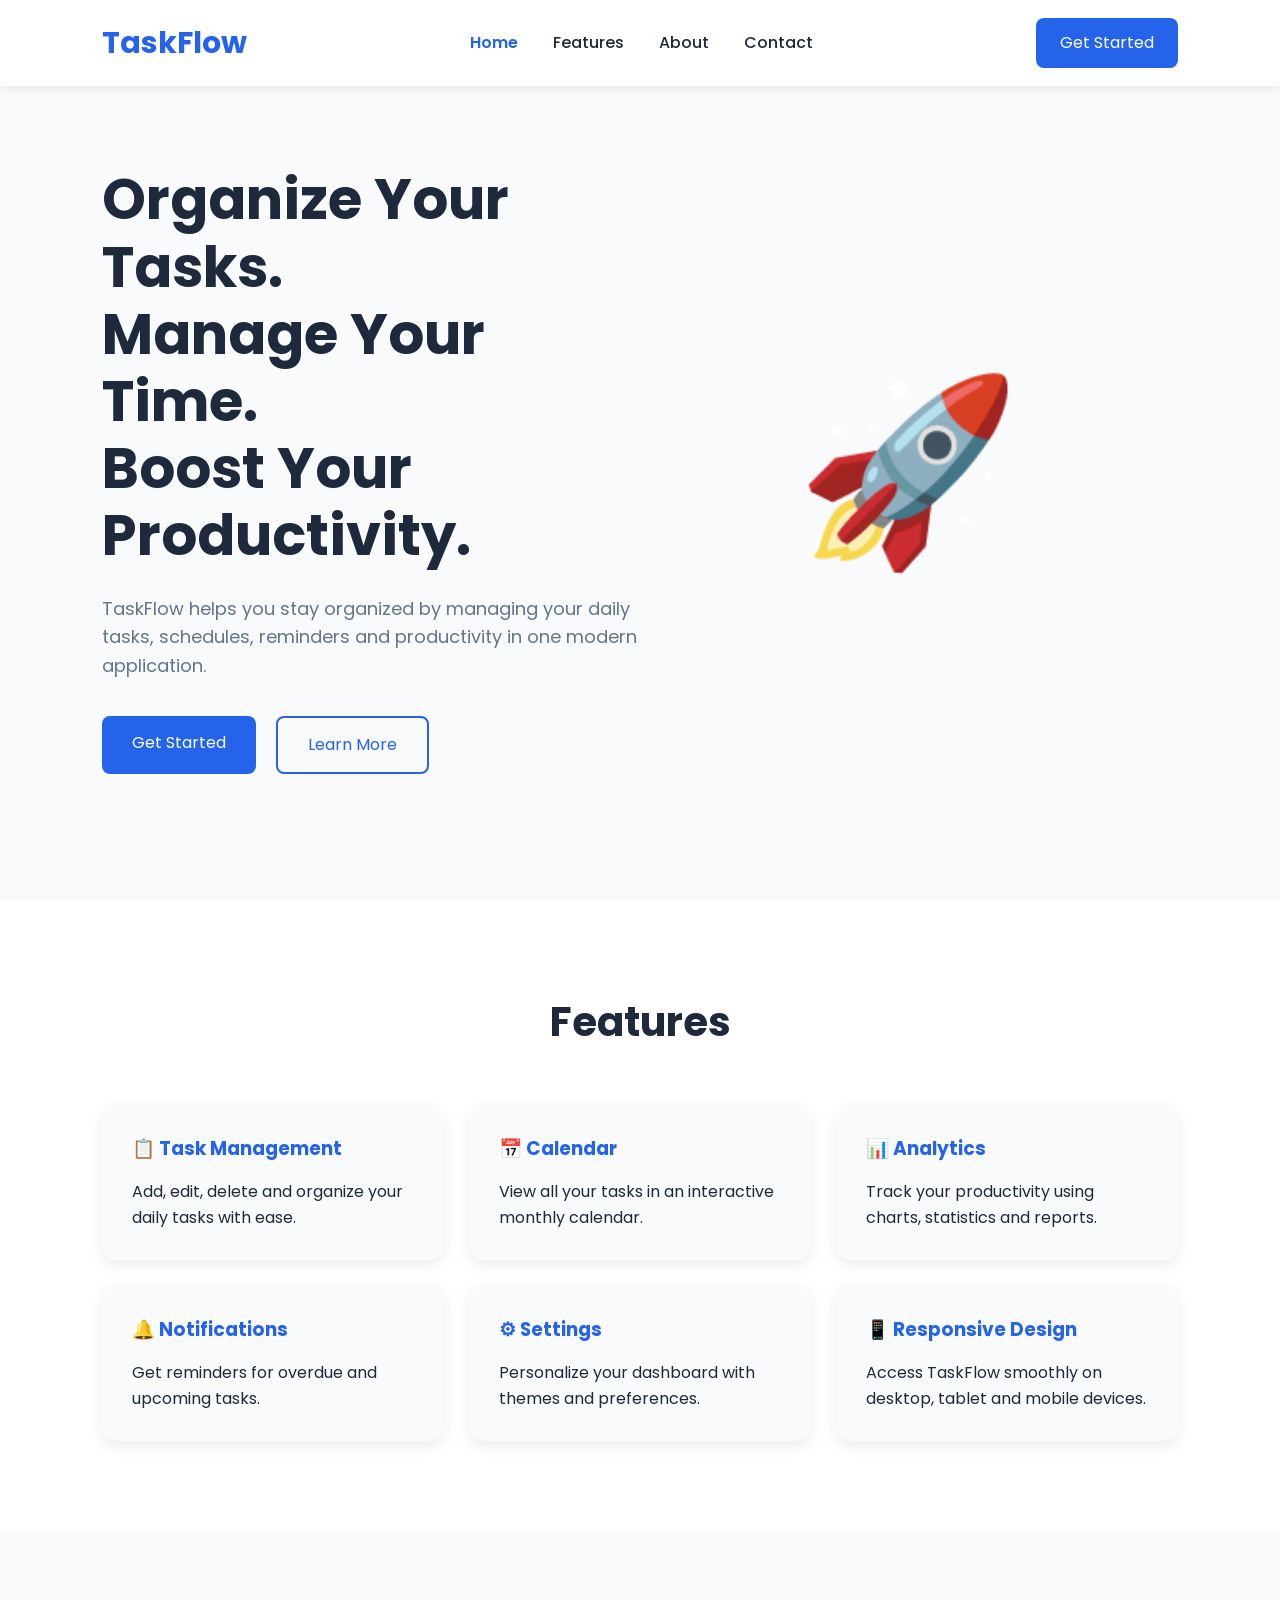
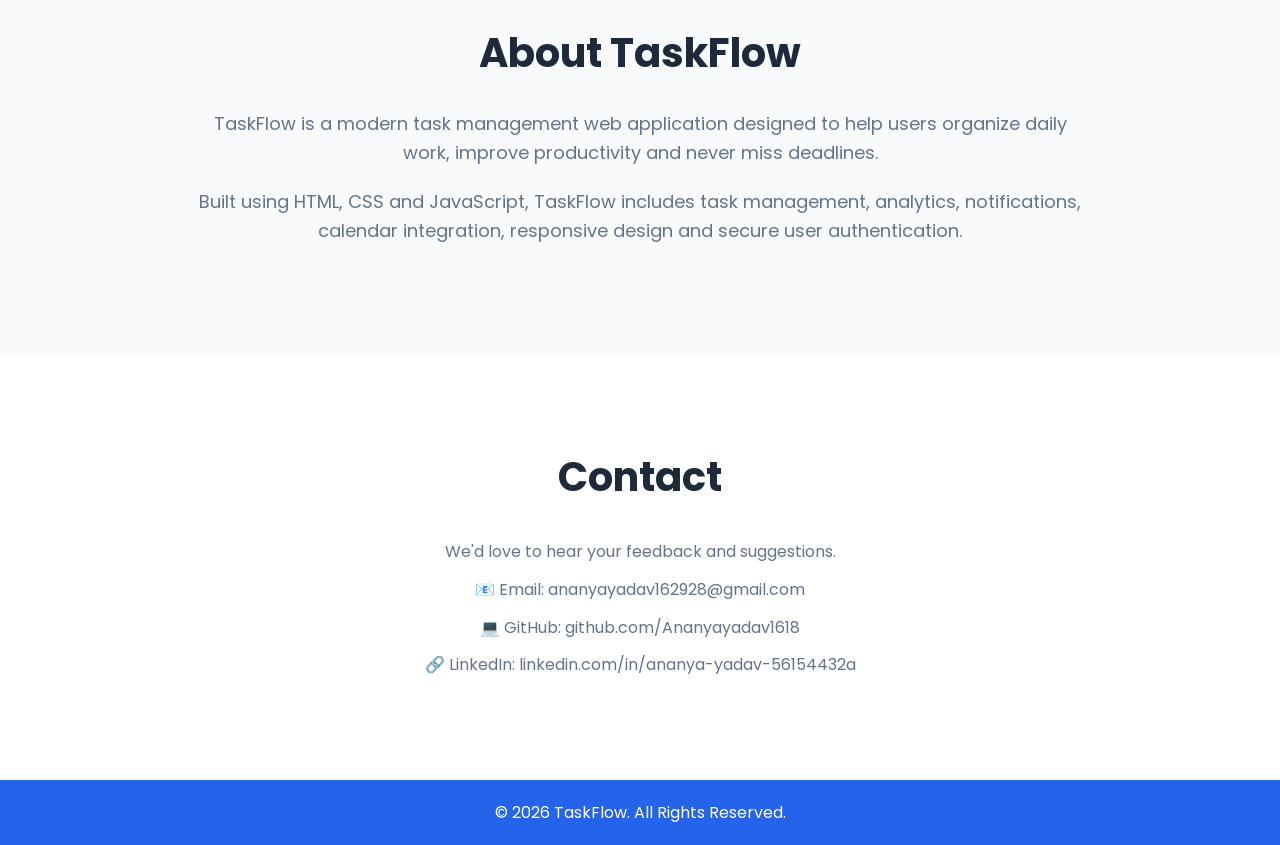
<file: index.html>
<!DOCTYPE html>
<html lang="en">

<head>

    <meta charset="UTF-8">
    <meta name="viewport" content="width=device-width, initial-scale=1.0">

    <title>TaskFlow | Smart Task Management</title>

    <!-- Google Font -->
    <link href="https://fonts.googleapis.com/css2?family=Poppins:wght@300;400;500;600;700&display=swap" rel="stylesheet">

    <!-- CSS -->
    <link rel="stylesheet" href="CSS/style.css">

</head>

<body>

    <!-- ===========================
         NAVBAR
    ============================ -->

    <nav>

        <div class="logo">TaskFlow</div>

        <ul class="nav-links">

            <li><a href="#home">Home</a></li>

            <li><a href="#features">Features</a></li>

            <li><a href="#about">About</a></li>

            <li><a href="#contact">Contact</a></li>

        </ul>

        <a href="login.html" class="btn">
            Get Started
        </a>

    </nav>

    <!-- ===========================
         HERO SECTION
    ============================ -->

    <section id="home" class="hero">

        <div class="hero-content">

            <h1>

                Organize Your Tasks.<br>

                Manage Your Time.<br>

                Boost Your Productivity.

            </h1>

            <p>

                TaskFlow helps you stay organized by managing
                your daily tasks, schedules, reminders and
                productivity in one modern application.

            </p>

            <div class="hero-buttons">

                <a href="login.html" class="primary-btn">

                    Get Started

                </a>

                <a href="#features" class="secondary-btn">

                    Learn More

                </a>

            </div>

        </div>

        <div class="hero-placeholder">

            🚀

        </div>

    </section>

    <!-- ===========================
         FEATURES
    ============================ -->

    <section id="features" class="features">

        <h2>Features</h2>

        <div class="feature-container">

            <div class="feature-card">

                <h3>📋 Task Management</h3>

                <p>

                    Add, edit, delete and organize your daily
                    tasks with ease.

                </p>

            </div>

            <div class="feature-card">

                <h3>📅 Calendar</h3>

                <p>

                    View all your tasks in an interactive
                    monthly calendar.

                </p>

            </div>

            <div class="feature-card">

                <h3>📊 Analytics</h3>

                <p>

                    Track your productivity using charts,
                    statistics and reports.

                </p>

            </div>

            <div class="feature-card">

                <h3>🔔 Notifications</h3>

                <p>

                    Get reminders for overdue and upcoming
                    tasks.

                </p>

            </div>

            <div class="feature-card">

                <h3>⚙ Settings</h3>

                <p>

                    Personalize your dashboard with themes
                    and preferences.

                </p>

            </div>

            <div class="feature-card">

                <h3>📱 Responsive Design</h3>

                <p>

                    Access TaskFlow smoothly on desktop,
                    tablet and mobile devices.

                </p>

            </div>

        </div>

    </section>

    <!-- ===========================
         ABOUT
    ============================ -->

    <section id="about" class="about">

        <h2>About TaskFlow</h2>

        <p>

            TaskFlow is a modern task management web application
            designed to help users organize daily work,
            improve productivity and never miss deadlines.

        </p>

        <p>

            Built using HTML, CSS and JavaScript, TaskFlow
            includes task management, analytics, notifications,
            calendar integration, responsive design and secure
            user authentication.

        </p>

    </section>

    <!-- ===========================
         CONTACT
    ============================ -->

    <section id="contact" class="contact">

        <h2>Contact</h2>

        <p>

            We'd love to hear your feedback and suggestions.

        </p>

        <p>

            📧 Email:
            ananyayadav162928@gmail.com

        </p>

        <p>

            💻 GitHub:
            github.com/Ananyayadav1618

        </p>

        <p>

            🔗 LinkedIn:
            linkedin.com/in/ananya-yadav-56154432a

        </p>

    </section>

    <!-- ===========================
         FOOTER
    ============================ -->

    <footer>

        <p>

            © 2026 TaskFlow. All Rights Reserved.

        </p>

    </footer>
<script src="js/script.js"></script>
</body>

</html>
</file>
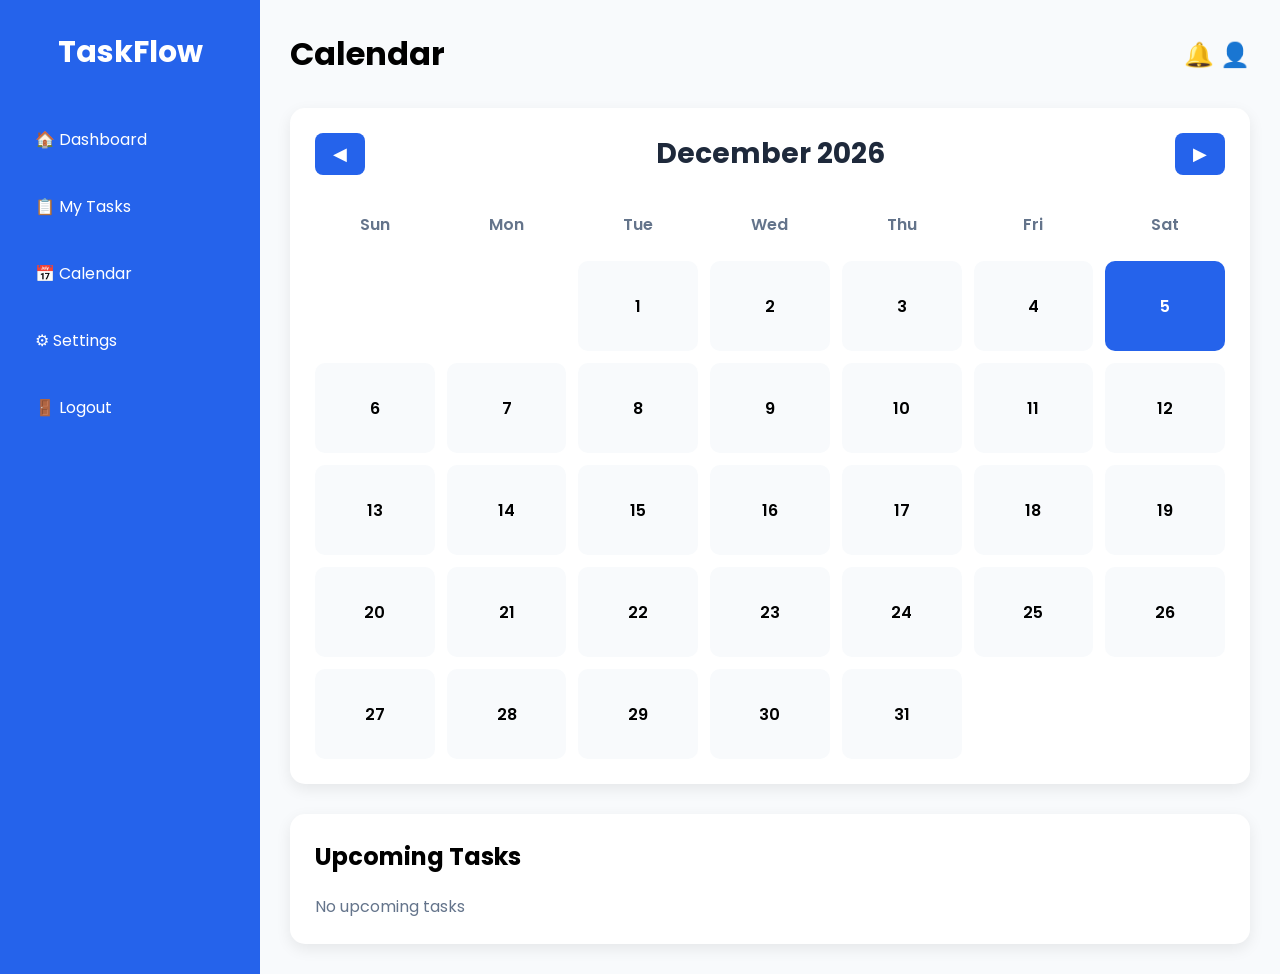
<file: calendar.html>
<!DOCTYPE html>
<html lang="en">

<head>

<meta charset="UTF-8">
<meta name="viewport" content="width=device-width, initial-scale=1.0">

<title>Calendar | TaskFlow</title>


<link href="https://fonts.googleapis.com/css2?family=Poppins:wght@300;400;500;600;700&display=swap" rel="stylesheet">


<link rel="stylesheet" href="CSS/calendar.css">

</head>


<body>


<!-- Sidebar -->

<aside class="sidebar">

<h2 class="logo">
TaskFlow
</h2>


<ul class="menu">

<li>
<a href="dashboard.html">🏠 Dashboard</a>
</li>

<li>
<a href="#">📋 My Tasks</a>
</li>

<li>
<a href="calendar.html">📅 Calendar</a>
</li>

 <li><a href="settings.html">⚙ Settings</a></li>
<li><a href="#" id="logoutBtn">🚪 Logout</a></li>


</ul>

</aside>



<!-- Main Content -->


<main class="main-content">


<header class="topbar">

<h1>
Calendar
</h1>


<div class="profile">
🔔 👤
</div>


</header>



<section class="calendar-section">


<div class="calendar-header">

<button id="prevBtn">
◀
</button>


<h2 id="monthYear">
</h2>


<button id="nextBtn">
▶
</button>


</div>



<div class="calendar">

<div class="day-name">
Sun
</div>

<div class="day-name">
Mon
</div>

<div class="day-name">
Tue
</div>

<div class="day-name">
Wed
</div>

<div class="day-name">
Thu
</div>

<div class="day-name">
Fri
</div>

<div class="day-name">
Sat
</div>


</div>



</section>



<section class="upcoming">


<h2>
Upcoming Tasks
</h2>


<div id="upcomingTasks">

<p>
No upcoming tasks
</p>


</div>


</section>



</main>


<script src="js/calendar.js"></script>


</body>

</html>
</file>
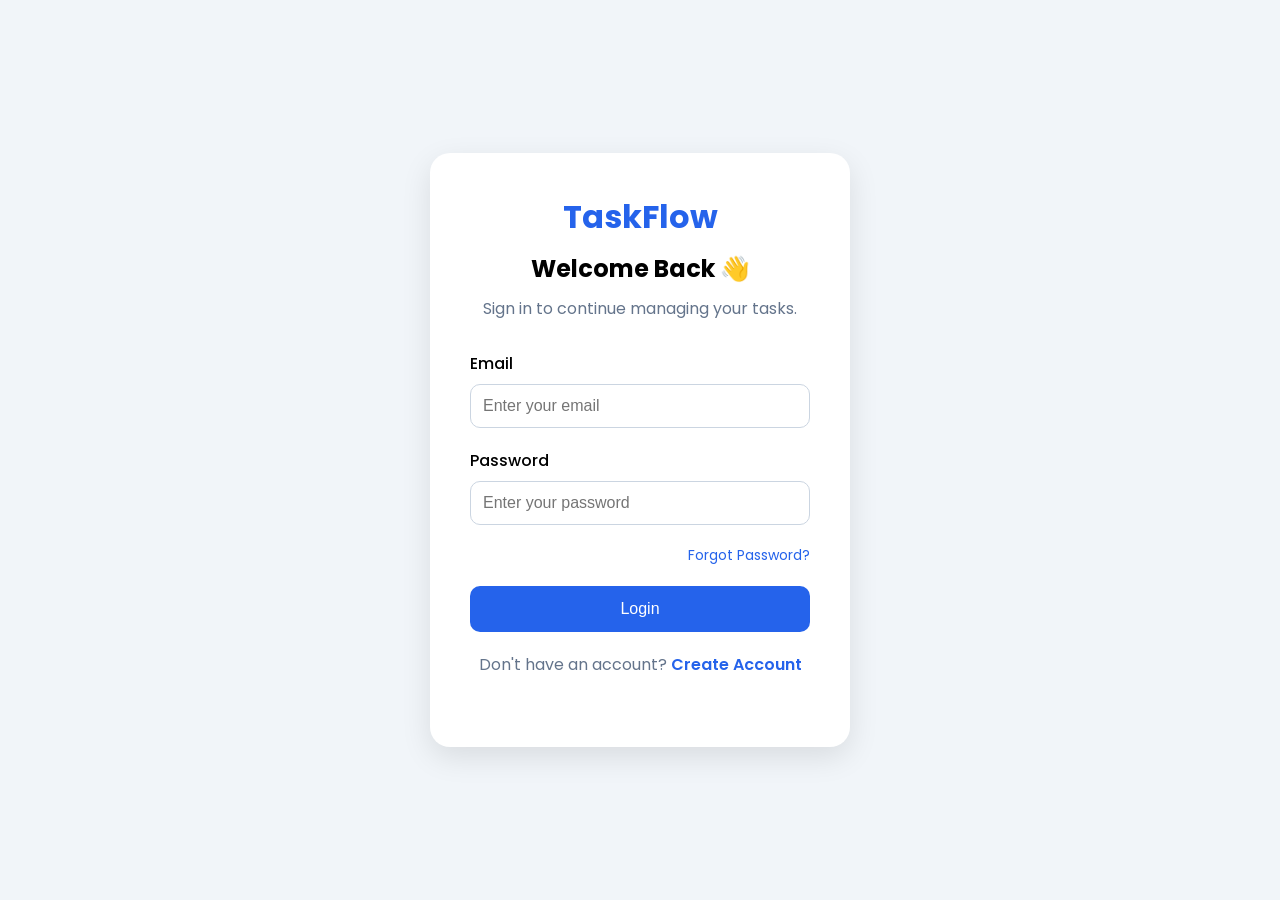
<file: dashboard.html>
<!DOCTYPE html>
<html lang="en">
<head>
    <meta charset="UTF-8">
    <meta name="viewport" content="width=device-width, initial-scale=1.0">

    <title>Dashboard | TaskFlow</title>

    <link href="https://fonts.googleapis.com/css2?family=Poppins:wght@300;400;500;600;700&display=swap" rel="stylesheet">

    <link rel="stylesheet" href="CSS/dashboard.css">
    <link rel="stylesheet" href="CSS/responsive.css">
</head>

<body>

    <!-- Sidebar -->
    <aside class="sidebar">

        <h2 class="logo">TaskFlow</h2>

        <ul class="menu">
            <li><a href="dashboard.html">🏠 Dashboard</a></li>
            <li><a href="#myTasks">📋 My Tasks</a></li>
            <li><a href="calendar.html">📅 Calendar</a></li>
            <li><a href="analytics.html">📊 Analytics</a></li>
            <li><a href="settings.html">⚙ Settings</a></li>
            <li><a href="#" id="logoutBtn">🚪 Logout</a></li>
        </ul>

    </aside>

    <!-- Main Content -->
    <main class="main-content">

        <header class="topbar">

        <input
    type="text"
    id="searchTask"
    placeholder="Search tasks..."> 

            <div class="profile">

    <span id="notificationIcon">🔔</span>

    <span id="profileIcon">👤</span>

</div>

<div id="notificationPanel" class="notification-panel">

    <h3>Notifications</h3>

    <div id="notificationList">

        <p>No notifications</p>

    </div>

</div>

        </header>

        <section class="welcome">

          <h1 id="welcomeMessage">Welcome Back 👋</h1> 

            <p>Let's make today productive.</p>

        </section>
        <section class="stats">

    <div class="card">
        <h3>Total Tasks</h3>
        <p id="totalTasks">0</p>
    </div>

    <div class="card">
        <h3>Completed</h3>
        <p id="completedTasks">0</p>
    </div>

    <div class="card">
        <h3>Pending</h3>
        <p id="pendingTasks">0</p>
    </div>

</section>
   <!-- Task Section -->

<section id="myTasks" class="task-section">

    <!-- Filter Buttons -->
    <div class="filters">

        <button class="filter-btn active" onclick="filterTasks('all')">
            All
        </button>

        <button class="filter-btn" onclick="filterTasks('pending')">
            Pending
        </button>

        <button class="filter-btn" onclick="filterTasks('completed')">
            Completed
        </button>

    </div>

    <!-- Header -->
    <div class="task-header">

        <h2>My Tasks</h2>

        <button id="addTaskBtn">
            + Add Task
        </button>

    </div>

    <!-- Tasks will appear here -->
    <div id="taskContainer">

        <p>No tasks added yet.</p>

    </div>

</section>     
<!-- Add Task Modal -->

<div class="modal" id="taskModal">

    <div class="modal-content">

        <span class="close">&times;</span>

        <h2>Add New Task</h2>

        <form id="taskForm">

            <div class="form-group">
                <label>Task Title</label>
                <input
                    type="text"
                    id="taskTitle"
                    placeholder="Enter task title"
                    required>
            </div>

            <div class="form-group">
                <label>Category</label>

                <select id="taskCategory">

                    <option>Study</option>

                    <option>Work</option>

                    <option>Personal</option>

                    <option>Fitness</option>

                </select>

            </div>

            <div class="form-group">

                <label>Priority</label>

                <select id="taskPriority">

                    <option>High</option>

                    <option>Medium</option>

                    <option>Low</option>

                </select>

            </div>

            <div class="form-group">

                <label>Due Date</label>

                <input
                    type="date"
                    id="taskDate">

            </div>

            <button
                type="submit"
                class="save-btn">

                Save Task

            </button>

        </form>

    </div>

</div>

    </main>
<script src="js/dashboard.js"></script>
</body>
</html>
</file>
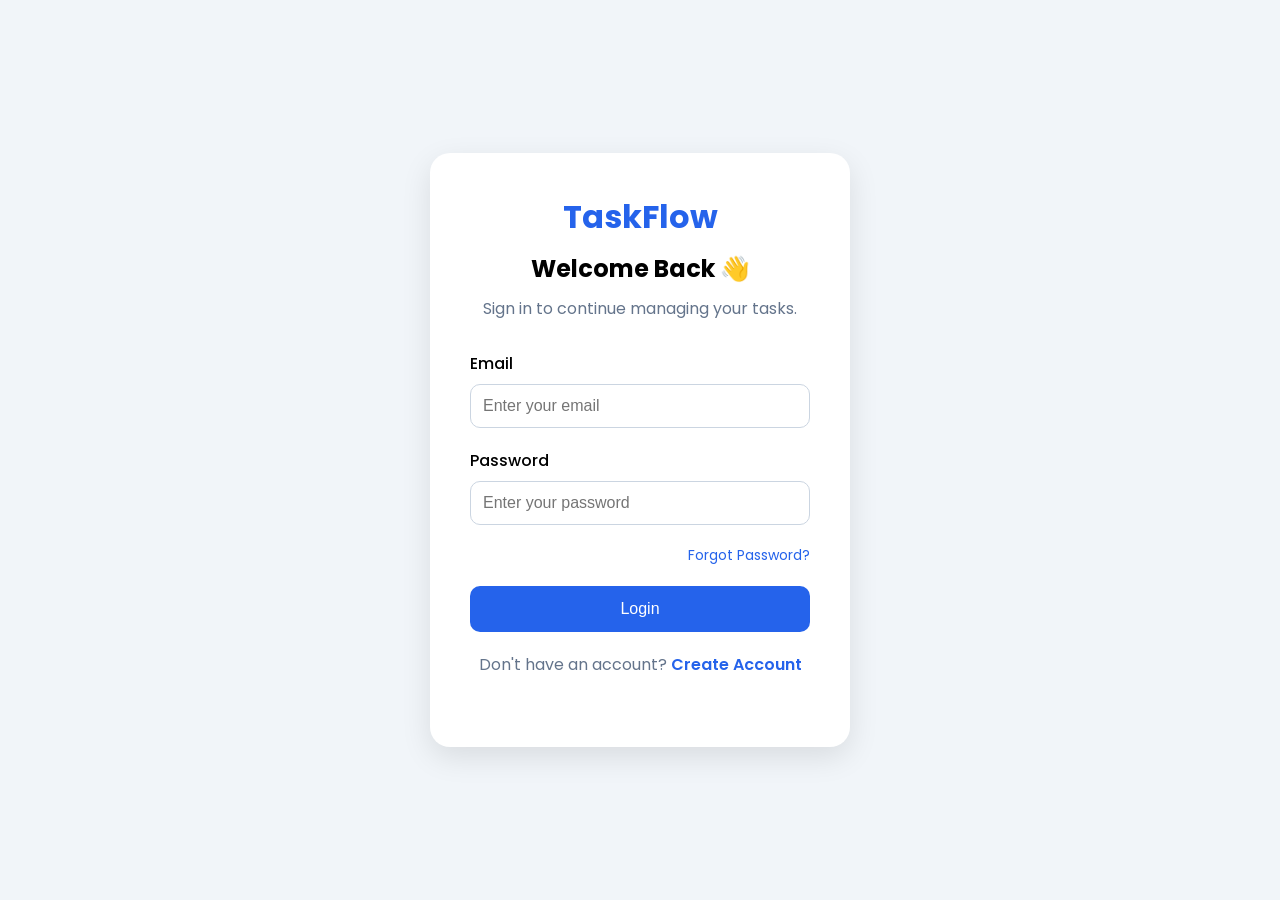
<file: login.html>
<!DOCTYPE html>
<html lang="en">

<head>

    <meta charset="UTF-8">
    <meta name="viewport" content="width=device-width, initial-scale=1.0">

    <title>Login | TaskFlow</title>

    <link href="https://fonts.googleapis.com/css2?family=Poppins:wght@300;400;500;600;700&display=swap" rel="stylesheet">

    <link rel="stylesheet" href="CSS/login.css">

</head>

<body>

    <div class="container">

        <div class="login-card">

            <h1>TaskFlow</h1>

            <h2>Welcome Back 👋</h2>

            <p>Sign in to continue managing your tasks.</p>

            <form id="loginForm">

                <div class="input-group">
                    <label>Email</label>
                    <input
type="email"
id="email"
placeholder="Enter your email"
required>
                </div>

                <div class="input-group">
                    <label>Password</label>
                    <input
type="password"
id="password"
placeholder="Enter your password"
required>
                </div>

                <a href="#" class="forgot-password">Forgot Password?</a>

                <button type="submit">Login</button>

            </form>

            <p class="signup-link">
                Don't have an account?
                <a href="signup.html">Create Account</a>
            </p>

        </div>

    </div>
<script src="js/login.js"></script>
</body>

</html>
</file>
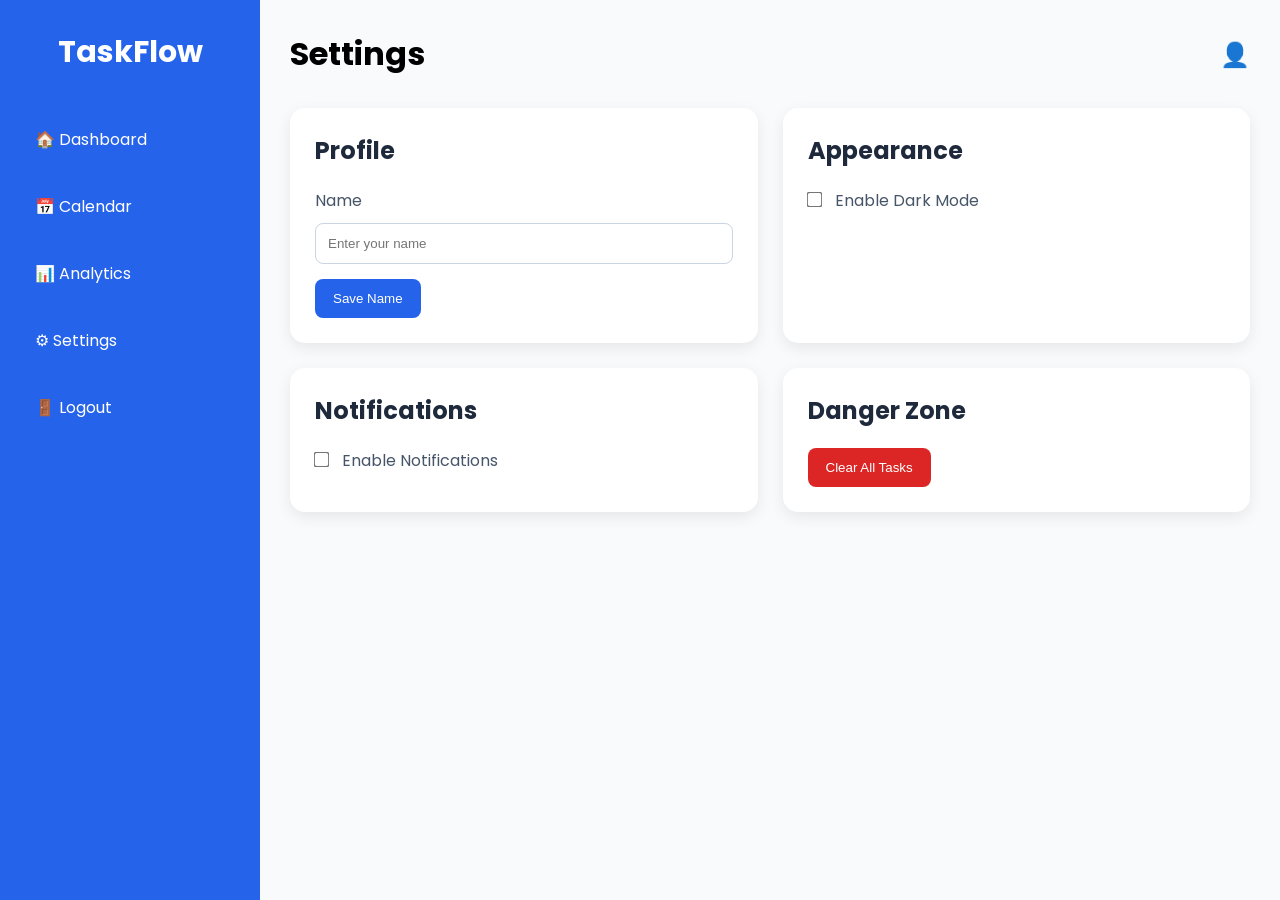
<file: settings.html>
<!DOCTYPE html>
<html lang="en">

<head>

<meta charset="UTF-8">

<meta name="viewport"
content="width=device-width, initial-scale=1.0">

<title>Settings | TaskFlow</title>

<link href="https://fonts.googleapis.com/css2?family=Poppins:wght@300;400;500;600;700&display=swap"
rel="stylesheet">

<link rel="stylesheet"
href="CSS/settings.css">

</head>

<body>

<aside class="sidebar">

<h2 class="logo">
TaskFlow
</h2>

<ul class="menu">

<li><a href="dashboard.html">🏠 Dashboard</a></li>

<li><a href="calendar.html">📅 Calendar</a></li>

<li><a href="analytics.html">📊 Analytics</a></li>

<li><a href="settings.html">⚙ Settings</a></li>

<li><a href="#" id="logoutBtn">🚪 Logout</a></li>

</ul>

</aside>

<main class="main-content">

<header class="topbar">

<h1>Settings</h1>

<div class="profile">

👤

</div>

</header>

<section class="settings-container">

<div class="setting-card">

<h2>Profile</h2>

<label>Name</label>

<input
type="text"
id="userName"
placeholder="Enter your name">

<button id="saveName">

Save Name

</button>

</div>

<div class="setting-card">

<h2>Appearance</h2>

<label>

<input
type="checkbox"
id="darkMode">

Enable Dark Mode

</label>

</div>

<div class="setting-card">

<h2>Notifications</h2>

<label>

<input
type="checkbox"
id="notifications">

Enable Notifications

</label>

</div>

<div class="setting-card">

<h2>Danger Zone</h2>

<button
id="clearTasks">

Clear All Tasks

</button>

</div>

</section>

</main>

<script src="js/settings.js"></script>

</body>

</html>
</file>
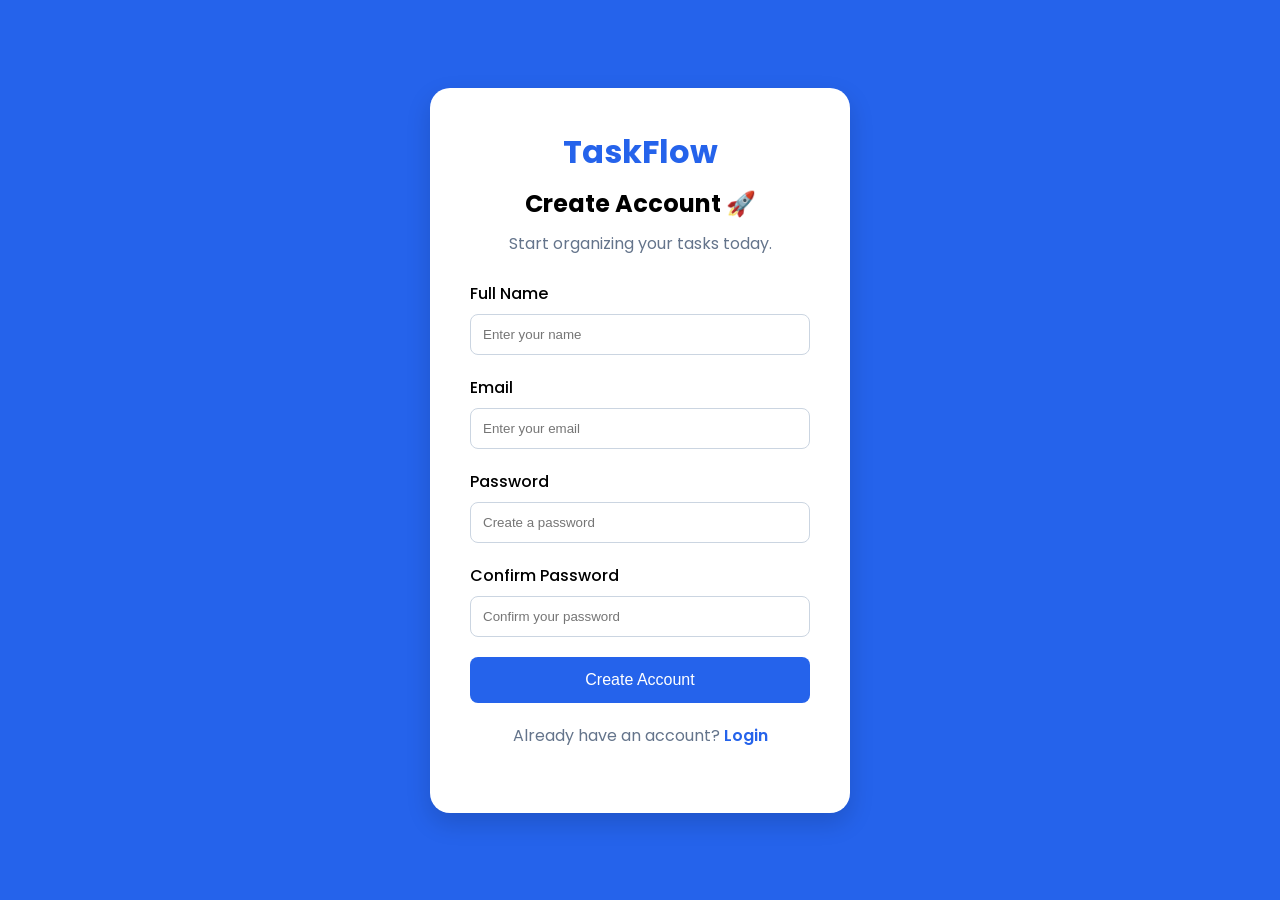
<file: signup.html>
<!DOCTYPE html>
<html lang="en">

<head>

    <meta charset="UTF-8">
    <meta name="viewport" content="width=device-width, initial-scale=1.0">

    <title>Signup | TaskFlow</title>

    <link href="https://fonts.googleapis.com/css2?family=Poppins:wght@300;400;500;600;700&display=swap" rel="stylesheet">

    <link rel="stylesheet" href="CSS/signup.css">

</head>

<body>

<div class="container">

    <div class="signup-card">

        <h1>TaskFlow</h1>

        <h2>Create Account 🚀</h2>

        <p>Start organizing your tasks today.</p>

        <form id="signupForm">

            <div class="input-group">

                <label>Full Name</label>

                <input
                    type="text"
                    id="name"
                    placeholder="Enter your name"
                    required>

            </div>

            <div class="input-group">

                <label>Email</label>

                <input
                    type="email"
                    id="email"
                    placeholder="Enter your email"
                    required>

            </div>

            <div class="input-group">

                <label>Password</label>

                <input
                    type="password"
                    id="password"
                    placeholder="Create a password"
                    required>

            </div>

            <div class="input-group">

                <label>Confirm Password</label>

                <input
                    type="password"
                    id="confirmPassword"
                    placeholder="Confirm your password"
                    required>

            </div>

            <button type="submit">

                Create Account

            </button>

        </form>

        <p class="login-link">

            Already have an account?

            <a href="login.html">

                Login

            </a>

        </p>

    </div>

</div>

<script src="js/signup.js"></script>

</body>
</html>
</file>
<file: CSS/style.css>
/* ===========================
   RESET
=========================== */

*{
    margin:0;
    padding:0;
    box-sizing:border-box;
}

html{
    scroll-behavior:smooth;
}

body{
    font-family:'Poppins',sans-serif;
    background:#F8FAFC;
    color:#1E293B;
    line-height:1.6;
}

/* ===========================
   NAVBAR
=========================== */

nav{

    position:fixed;
    top:0;
    left:0;
    width:100%;

    background:white;

    display:flex;
    justify-content:space-between;
    align-items:center;

    padding:18px 8%;

    box-shadow:0 3px 10px rgba(0,0,0,.08);

    z-index:1000;

}

.logo{

    font-size:30px;
    font-weight:700;
    color:#2563EB;

}

.nav-links{

    display:flex;
    list-style:none;
    gap:35px;

}

.nav-links a{

    text-decoration:none;
    color:#1E293B;
    font-weight:500;
    transition:.3s;

}

.nav-links a:hover{

    color:#2563EB;

}

.btn{

    text-decoration:none;
    background:#2563EB;
    color:white;

    padding:12px 24px;

    border-radius:8px;

    transition:.3s;

}

.btn:hover{

    background:#1D4ED8;

}

/* ===========================
   HERO
=========================== */

.hero{

    min-height:100vh;

    display:flex;
    justify-content:space-between;
    align-items:center;

    padding:120px 8% 80px;

}

.hero-content{

    flex:1;

}

.hero-content h1{

    font-size:56px;
    line-height:1.2;
    margin-bottom:25px;

}

.hero-content p{

    color:#64748B;
    font-size:18px;
    max-width:600px;

    margin-bottom:35px;

}

.hero-buttons{

    display:flex;
    gap:20px;

}

.primary-btn{

    text-decoration:none;

    background:#2563EB;
    color:white;

    padding:14px 30px;

    border-radius:8px;

    transition:.3s;

}

.primary-btn:hover{

    background:#1D4ED8;

}

.secondary-btn{

    text-decoration:none;

    border:2px solid #2563EB;

    color:#2563EB;

    padding:14px 30px;

    border-radius:8px;

    transition:.3s;

}

.secondary-btn:hover{

    background:#2563EB;
    color:white;

}

.hero-placeholder{

    flex:1;

    display:flex;
    justify-content:center;
    align-items:center;

    font-size:180px;

}

/* ===========================
   FEATURES
=========================== */

.features{

    padding:90px 8%;

    background:white;

}

.features h2{

    text-align:center;
    font-size:40px;

    margin-bottom:50px;

}

.feature-container{

    display:grid;

    grid-template-columns:repeat(auto-fit,minmax(280px,1fr));

    gap:25px;

}

.feature-card{

    background:#F8FAFC;

    padding:30px;

    border-radius:15px;

    box-shadow:0 5px 15px rgba(0,0,0,.08);

    transition:.3s;

}

.feature-card:hover{

    transform:translateY(-8px);

}

.feature-card h3{

    margin-bottom:15px;

    color:#2563EB;

}

/* ===========================
   ABOUT
=========================== */

.about{

    padding:90px 8%;

    text-align:center;

}

.about h2{

    font-size:40px;

    margin-bottom:25px;

}

.about p{

    max-width:900px;

    margin:20px auto;

    color:#64748B;

    font-size:18px;

}

/* ===========================
   CONTACT
=========================== */

.contact{

    padding:90px 8%;

    background:white;

    text-align:center;

}

.contact h2{

    font-size:40px;

    margin-bottom:30px;

}

.contact p{

    margin:12px 0;

    color:#64748B;

}

/* ===========================
   FOOTER
=========================== */

footer{

    background:#2563EB;

    color:white;

    text-align:center;

    padding:20px;

}

/* ===========================
   RESPONSIVE
=========================== */

@media(max-width:900px){

    nav{

        flex-direction:column;

        gap:15px;

    }

    .hero{

        flex-direction:column;

        text-align:center;

    }

    .hero-content h1{

        font-size:42px;

    }

    .hero-buttons{

        justify-content:center;

        flex-wrap:wrap;

    }

    .hero-placeholder{

        font-size:120px;

        margin-top:40px;

    }

}

@media(max-width:600px){

    .nav-links{

        flex-wrap:wrap;

        justify-content:center;

        gap:15px;

    }

    .hero-content h1{

        font-size:34px;

    }

    .features h2,
    .about h2,
    .contact h2{

        font-size:30px;

    }

}
/* Active Navigation */

.nav-links a.active{

    color:#2563EB;
    font-weight:600;

}

/* Button Animation */

.primary-btn{

    transition:.3s;

}
</file>
<file: CSS/calendar.css>
/* ===========================
   RESET
=========================== */

*{
    margin:0;
    padding:0;
    box-sizing:border-box;
}

body{
    font-family:'Poppins',sans-serif;
    background:#F8FAFC;
    display:flex;
    min-height:100vh;
}

/* ===========================
   SIDEBAR
=========================== */

.sidebar{
    width:260px;
    background:#2563EB;
    color:white;
    padding:30px 20px;
}

.logo{
    text-align:center;
    font-size:30px;
    margin-bottom:40px;
}

.menu{
    list-style:none;
}

.menu li{
    margin:18px 0;
}

.menu a{
    text-decoration:none;
    color:white;
    display:block;
    padding:12px 15px;
    border-radius:10px;
    transition:.3s;
}

.menu a:hover{
    background:rgba(255,255,255,.15);
}

/* ===========================
   MAIN CONTENT
=========================== */

.main-content{
    flex:1;
    padding:30px;
}

.topbar{
    display:flex;
    justify-content:space-between;
    align-items:center;
    margin-bottom:30px;
}

.profile{
    font-size:24px;
}

/* ===========================
   CALENDAR
=========================== */

.calendar-section{
    background:white;
    padding:25px;
    border-radius:15px;
    box-shadow:0 5px 15px rgba(0,0,0,.08);
}

.calendar-header{
    display:flex;
    justify-content:space-between;
    align-items:center;
    margin-bottom:25px;
}

.calendar-header button{
    background:#2563EB;
    color:white;
    border:none;
    padding:10px 18px;
    border-radius:8px;
    cursor:pointer;
    font-size:18px;
}

.calendar-header button:hover{
    background:#1D4ED8;
}

#monthYear{
    font-size:28px;
    color:#1E293B;
}

.calendar{
    display:grid;
    grid-template-columns:repeat(7,1fr);
    gap:12px;
}

.day-name{
    text-align:center;
    font-weight:600;
    color:#64748B;
    padding:12px;
}

.day{
    height:90px;
    background:#F8FAFC;
    border-radius:10px;
    display:flex;
    justify-content:center;
    align-items:center;
    cursor:pointer;
    transition:.3s;
    font-weight:600;
}

.day:hover{
    background:#DBEAFE;
}

.today{
    background:#2563EB;
    color:white;
}

/* ===========================
   UPCOMING TASKS
=========================== */

.upcoming{
    margin-top:30px;
    background:white;
    padding:25px;
    border-radius:15px;
    box-shadow:0 5px 15px rgba(0,0,0,.08);
}

.upcoming h2{
    margin-bottom:20px;
}

#upcomingTasks p{
    color:#64748B;
}
.task-date{
    position:relative;
    border:2px solid #2563EB;
}

.task-date::after{
    content:"";
    width:8px;
    height:8px;
    background:#2563EB;
    border-radius:50%;
    position:absolute;
    bottom:8px;
    left:50%;
    transform:translateX(-50%);
}

.task-item{
    background:#F8FAFC;
    padding:15px;
    margin-bottom:15px;
    border-left:5px solid #2563EB;
    border-radius:10px;
}
</file>
<file: CSS/dashboard.css>
/* ===========================
   RESET
=========================== */

*{
    margin:0;
    padding:0;
    box-sizing:border-box;
}

body{
    font-family:'Poppins',sans-serif;
    background:#F8FAFC;
    display:flex;
    min-height:100vh;
}

/* ===========================
   SIDEBAR
=========================== */

.sidebar{
    width:260px;
    background:#2563EB;
    color:white;
    padding:30px 20px;
}

.logo{
    text-align:center;
    margin-bottom:40px;
    font-size:30px;
}

.menu{
    list-style:none;
}

.menu li{
    margin:18px 0;
}

.menu a{
    text-decoration:none;
    color:white;
    display:block;
    padding:12px 15px;
    border-radius:10px;
    transition:.3s;
}

.menu a:hover{
    background:rgba(255,255,255,.15);
}

/* ===========================
   MAIN CONTENT
=========================== */

.main-content{
    flex:1;
    padding:30px;
}

/* ===========================
   TOP BAR
=========================== */

.topbar{
    display:flex;
    justify-content:space-between;
    align-items:center;
}

.topbar input{
    width:350px;
    padding:12px;
    border:1px solid #CBD5E1;
    border-radius:10px;
    outline:none;
}

.profile{
    font-size:24px;
}

/* ===========================
   WELCOME SECTION
=========================== */

.welcome{
    margin-top:40px;
}

.welcome h1{
    font-size:36px;
    margin-bottom:10px;
}

.welcome p{
    color:#64748B;
}
/* ===========================
   TASK SECTION
=========================== */

.task-section{

    margin-top:50px;

}

.task-header{

    display:flex;

    justify-content:space-between;

    align-items:center;

    margin-bottom:20px;

}

.task-header h2{

    font-size:28px;

}

#addTaskBtn{

    background:#2563EB;

    color:white;

    border:none;

    padding:12px 20px;

    border-radius:8px;

    cursor:pointer;

    font-size:16px;

}

#addTaskBtn:hover{

    background:#1D4ED8;

}

#taskContainer{

    background:white;

    border-radius:15px;

    padding:25px;

    box-shadow:0 5px 15px rgba(0,0,0,.08);

    min-height:180px;

}

#taskContainer p{

    color:#64748B;

}
/* ===========================
   MODAL
=========================== */

.modal{

    display:none;

    position:fixed;

    top:0;

    left:0;

    width:100%;

    height:100%;

    background:rgba(0,0,0,.5);

    justify-content:center;

    align-items:center;

}

.modal-content{

    background:white;

    width:450px;

    padding:30px;

    border-radius:15px;

    position:relative;

}

.close{

    position:absolute;

    top:15px;

    right:20px;

    font-size:28px;

    cursor:pointer;

}

.form-group{

    margin-top:20px;

}

.form-group label{

    display:block;

    margin-bottom:8px;

}

.form-group input,
.form-group select{

    width:100%;

    padding:12px;

    border:1px solid #CBD5E1;

    border-radius:8px;

}

.save-btn{

    margin-top:25px;

    width:100%;

    padding:14px;

    border:none;

    background:#2563EB;

    color:white;

    border-radius:8px;

    cursor:pointer;

}
.task-card{

    display:flex;

    justify-content:space-between;

    align-items:center;

    background:white;

    border-left:5px solid #2563EB;

    padding:20px;

    margin-bottom:15px;

    border-radius:12px;

}

.task-card h3{
    margin-bottom:10px;
}

.task-card p{
    margin:5px 0;
}
.task-buttons{

    display:flex;

    gap:15px;

    margin-top:20px;

}

.complete-btn{

    background:#22C55E;

    color:white;

    border:none;

    padding:10px 18px;

    border-radius:8px;

    cursor:pointer;

}

.delete-btn{

    background:#EF4444;

    color:white;

    border:none;

    padding:10px 18px;

    border-radius:8px;

    cursor:pointer;

}

.completed{

    opacity:.7;

    border-left:5px solid #22C55E;

}

.completed h3{

    text-decoration:line-through;

}
.edit-btn{

    background:#F59E0B;

    color:white;

    border:none;

    padding:10px 18px;

    border-radius:8px;

    cursor:pointer;

}

.edit-btn:hover{

    background:#D97706;

}
/* ===========================
   DASHBOARD STATISTICS
=========================== */

.stats{
    display:flex;
    gap:20px;
    margin:30px 0;
}

.card{
    flex:1;
    background:white;
    padding:25px;
    border-radius:12px;
    box-shadow:0 5px 15px rgba(0,0,0,.08);
    text-align:center;
}

.card h3{
    color:#64748B;
    margin-bottom:15px;
}

.card p{
    font-size:32px;
    font-weight:bold;
    color:#2563EB;
}
/* ===========================
   FILTER BUTTONS
=========================== */

.filters{
    display:flex;
    gap:15px;
    margin:25px 0;
}

.filter-btn{
    padding:10px 20px;
    border:none;
    border-radius:8px;
    cursor:pointer;
    background:#E2E8F0;
    color:#1E293B;
    font-size:15px;
    transition:0.3s;
}

.filter-btn:hover{
    background:#2563EB;
    color:white;
}

.filter-btn.active{
    background:#2563EB;
    color:white;
}
/* ===========================
   PRIORITY BADGES
=========================== */

.priority{
    color:white;
    padding:5px 12px;
    border-radius:20px;
    font-size:14px;
    font-weight:600;
}

.priority.high{
    background:#EF4444;
}

.priority.medium{
    background:#F59E0B;
}

.priority.low{
    background:#22C55E;
}
.overdue{
    border-left:6px solid #DC2626;
    background:#FEF2F2;
}
/* ===========================
   NOTIFICATION PANEL
=========================== */

.notification-panel{

    position:absolute;

    top:70px;

    right:30px;

    width:320px;

    background:white;

    border-radius:15px;

    box-shadow:0 8px 20px rgba(0,0,0,.15);

    padding:20px;

    display:none;

    z-index:1000;

}

.notification-panel h3{

    margin-bottom:15px;

    color:#2563EB;

}

.notification-item{

    padding:12px 0;

    border-bottom:1px solid #E2E8F0;

}

.notification-item:last-child{

    border-bottom:none;

}

#notificationIcon{

    cursor:pointer;

    font-size:24px;

    margin-right:15px;

}
</file>
<file: CSS/responsive.css>
/* ===========================
   TABLET RESPONSIVE
=========================== */

@media(max-width:900px){

    .sidebar{

        width:200px;

    }


    .main-content{

        padding:20px;

    }


    .stats{

        flex-wrap:wrap;

    }


    .card{

        flex:1 1 45%;

    }


    .topbar input{

        width:250px;

    }

}


/* ===========================
   MOBILE RESPONSIVE
=========================== */

@media(max-width:600px){


    body{

        flex-direction:column;

    }


    .sidebar{

        width:100%;

        padding:20px;

    }


    .logo{

        margin-bottom:20px;

    }


    .menu{

        display:flex;

        flex-wrap:wrap;

        justify-content:center;

    }


    .menu li{

        margin:5px;

    }


    .menu a{

        padding:8px 12px;

    }


    .main-content{

        padding:15px;

    }


    .topbar{

        flex-direction:column;

        gap:15px;

        align-items:stretch;

    }


    .topbar input{

        width:100%;

    }


    .profile{

        text-align:right;

    }


    .welcome h1{

        font-size:28px;

    }


    .stats{

        flex-direction:column;

    }


    .card{

        width:100%;

    }


    .task-header{

        flex-direction:column;

        align-items:flex-start;

        gap:15px;

    }


    #addTaskBtn{

        width:100%;

    }


    .filters{

        flex-wrap:wrap;

    }


    .task-card{

        flex-direction:column;

    }


    .task-buttons{

        width:100%;

        flex-wrap:wrap;

    }


    .task-buttons button{

        flex:1;

    }


    .modal-content{

        width:90%;

    }

}
</file>
<file: CSS/login.css>
/* Reset */

*{
    margin:0;
    padding:0;
    box-sizing:border-box;
}

body{
    font-family:'Poppins',sans-serif;
    background:#F1F5F9;
    display:flex;
    justify-content:center;
    align-items:center;
    min-height:100vh;
}

.container{
    width:100%;
    display:flex;
    justify-content:center;
    align-items:center;
}

.login-card{
    width:420px;
    background:#ffffff;
    padding:40px;
    border-radius:20px;
    box-shadow:0 10px 30px rgba(0,0,0,.1);
}

.login-card h1{
    color:#2563EB;
    text-align:center;
    margin-bottom:10px;
}

.login-card h2{
    text-align:center;
    margin-bottom:10px;
}

.login-card p{
    text-align:center;
    color:#64748B;
    margin-bottom:30px;
}

.input-group{
    margin-bottom:20px;
}

.input-group label{
    display:block;
    margin-bottom:8px;
    font-weight:500;
}

.input-group input{
    width:100%;
    padding:12px;
    border:1px solid #CBD5E1;
    border-radius:10px;
    outline:none;
    font-size:16px;
}

.input-group input:focus{
    border-color:#2563EB;
}

.forgot-password{
    display:block;
    text-align:right;
    text-decoration:none;
    color:#2563EB;
    margin-bottom:20px;
    font-size:14px;
}

button{
    width:100%;
    padding:14px;
    border:none;
    border-radius:10px;
    background:#2563EB;
    color:white;
    font-size:16px;
    cursor:pointer;
    transition:.3s;
}

button:hover{
    background:#1D4ED8;
}

.signup-link{
    margin-top:20px;
}

.signup-link a{
    color:#2563EB;
    text-decoration:none;
    font-weight:600;
}
</file>
<file: CSS/settings.css>
/* ===========================
   RESET
=========================== */

*{
    margin:0;
    padding:0;
    box-sizing:border-box;
}

body{
    font-family:'Poppins',sans-serif;
    background:#F8FAFC;
    display:flex;
    min-height:100vh;
}

/* ===========================
   SIDEBAR
=========================== */

.sidebar{
    width:260px;
    background:#2563EB;
    color:white;
    padding:30px 20px;
}

.logo{
    text-align:center;
    font-size:30px;
    margin-bottom:40px;
}

.menu{
    list-style:none;
}

.menu li{
    margin:18px 0;
}

.menu a{
    text-decoration:none;
    color:white;
    display:block;
    padding:12px 15px;
    border-radius:10px;
    transition:.3s;
}

.menu a:hover{
    background:rgba(255,255,255,.15);
}

/* ===========================
   MAIN CONTENT
=========================== */

.main-content{
    flex:1;
    padding:30px;
}

.topbar{
    display:flex;
    justify-content:space-between;
    align-items:center;
    margin-bottom:30px;
}

.profile{
    font-size:24px;
}

/* ===========================
   SETTINGS
=========================== */

.settings-container{
    display:grid;
    grid-template-columns:repeat(auto-fit,minmax(320px,1fr));
    gap:25px;
}

.setting-card{
    background:white;
    padding:25px;
    border-radius:15px;
    box-shadow:0 5px 15px rgba(0,0,0,.08);
}

.setting-card h2{
    margin-bottom:20px;
    color:#1E293B;
}

.setting-card label{
    display:block;
    margin-bottom:10px;
    color:#475569;
}

.setting-card input[type="text"]{
    width:100%;
    padding:12px;
    border:1px solid #CBD5E1;
    border-radius:8px;
    margin-bottom:15px;
    outline:none;
}

.setting-card input[type="checkbox"]{
    margin-right:10px;
    transform:scale(1.2);
}

.setting-card button{
    background:#2563EB;
    color:white;
    border:none;
    padding:12px 18px;
    border-radius:8px;
    cursor:pointer;
    transition:.3s;
}

.setting-card button:hover{
    background:#1D4ED8;
}

#clearTasks{
    background:#DC2626;
}

#clearTasks:hover{
    background:#B91C1C;
}
/* ===========================
   DARK MODE
=========================== */

.dark{

    background:#0F172A;

    color:white;

}

.dark .setting-card{

    background:#1E293B;

    color:white;

}

.dark input[type="text"]{

    background:#334155;

    color:white;

    border:none;

}

.dark label{

    color:#CBD5E1;

}

.dark .topbar{

    color:white;

}
</file>
<file: CSS/signup.css>
/* ===========================
   RESET
=========================== */

*{
    margin:0;
    padding:0;
    box-sizing:border-box;
}

body{
    font-family:'Poppins',sans-serif;
    background:#2563EB;
    display:flex;
    justify-content:center;
    align-items:center;
    min-height:100vh;
}

/* ===========================
   CONTAINER
=========================== */

.container{
    width:100%;
    display:flex;
    justify-content:center;
    align-items:center;
}

/* ===========================
   SIGNUP CARD
=========================== */

.signup-card{
    width:420px;
    background:white;
    padding:40px;
    border-radius:20px;
    box-shadow:0 10px 25px rgba(0,0,0,.15);
}

.signup-card h1{
    color:#2563EB;
    text-align:center;
    margin-bottom:10px;
}

.signup-card h2{
    text-align:center;
    margin-bottom:10px;
}

.signup-card p{
    text-align:center;
    color:#64748B;
    margin-bottom:25px;
}

/* ===========================
   INPUTS
=========================== */

.input-group{
    margin-bottom:20px;
}

.input-group label{
    display:block;
    margin-bottom:8px;
    font-weight:500;
}

.input-group input{
    width:100%;
    padding:12px;
    border:1px solid #CBD5E1;
    border-radius:8px;
    outline:none;
    transition:.3s;
}

.input-group input:focus{
    border-color:#2563EB;
}

/* ===========================
   BUTTON
=========================== */

button{
    width:100%;
    padding:14px;
    background:#2563EB;
    color:white;
    border:none;
    border-radius:8px;
    cursor:pointer;
    font-size:16px;
    transition:.3s;
}

button:hover{
    background:#1D4ED8;
}

/* ===========================
   LOGIN LINK
=========================== */

.login-link{
    margin-top:20px;
}

.login-link a{
    color:#2563EB;
    text-decoration:none;
    font-weight:600;
}

.login-link a:hover{
    text-decoration:underline;
}
</file>
